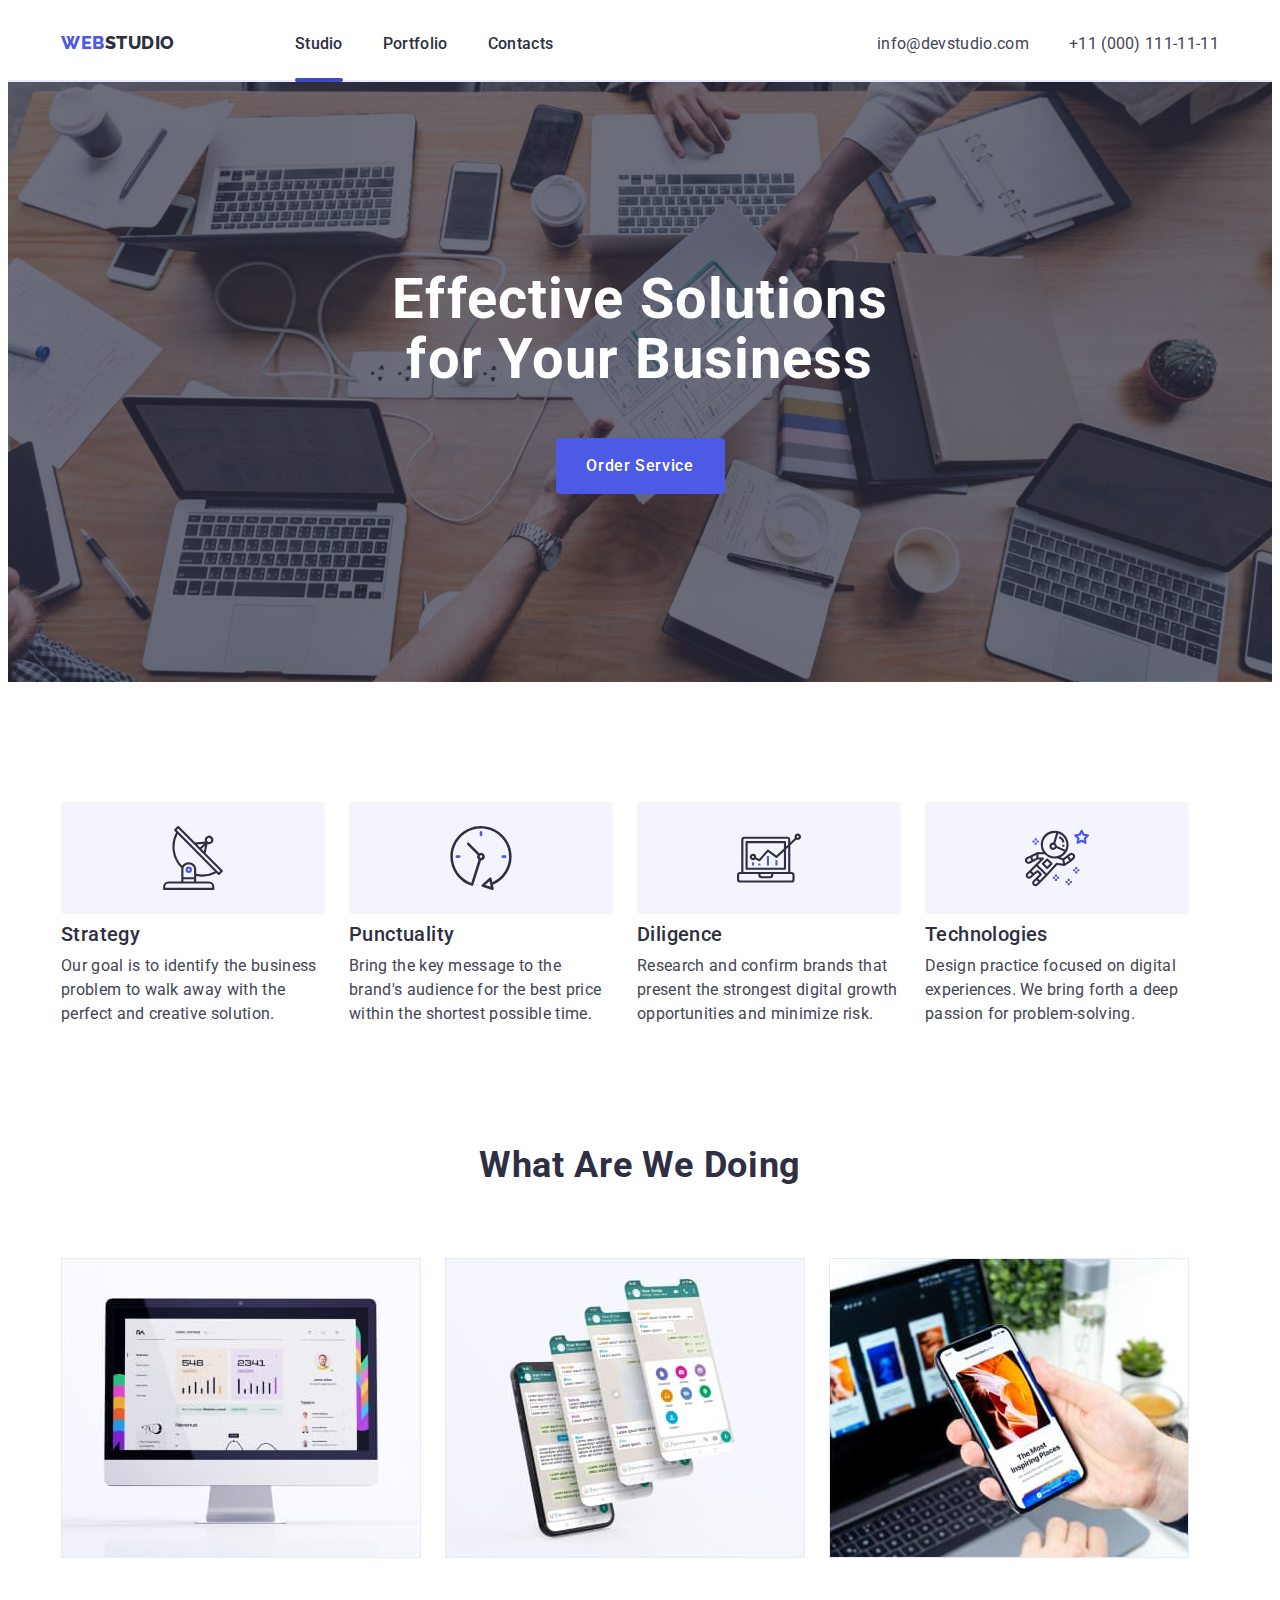
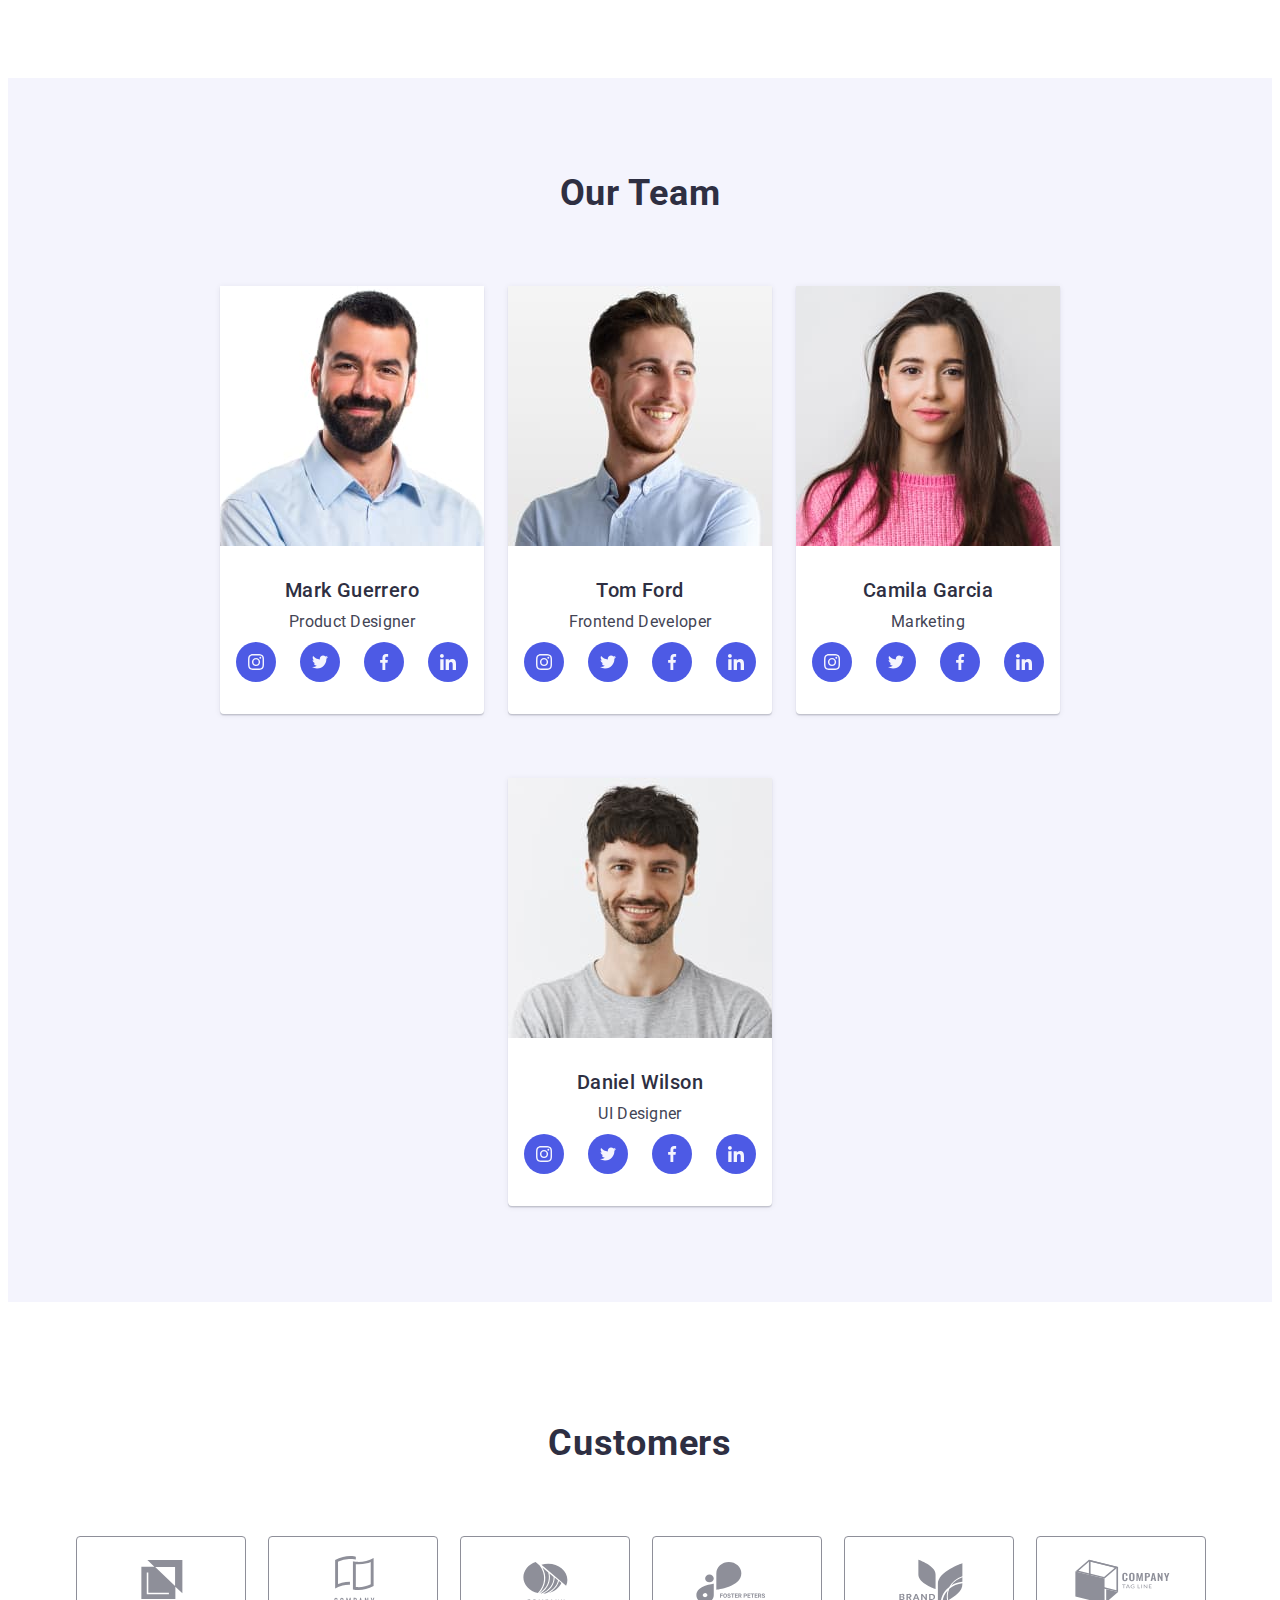
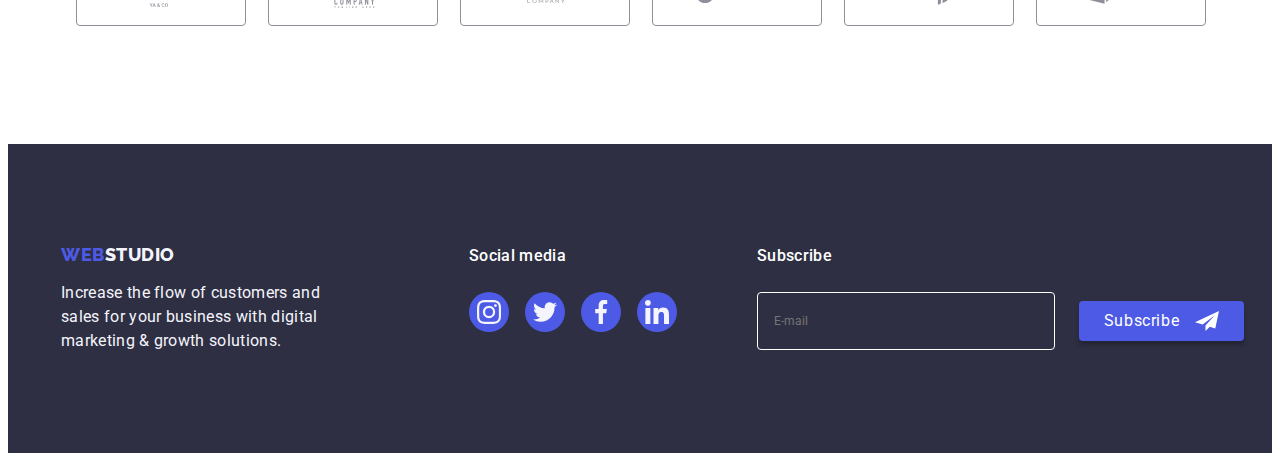
<file: index.html>
<!DOCTYPE html>
<html lang="en">

<head>
    <meta charset="UTF-8">
    <meta name="viewport" content="width=device-width, initial-scale=1.0">
    <title>WebStudio</title>
    <link
        href="https://fonts.googleapis.com/css2?family=Raleway:wght@800&family=Roboto:wght@400;500;700;900&display=swap"
        rel="stylesheet">
    <link rel="stylesheet" href="https://cdnjs.cloudflare.com/ajax/libs/modern-normalize/1.1.0/modern-normalize.min.css"
        integrity="sha512-wpPYUAdjBVSE4KJnH1VR1HeZfpl1ub8YT/NKx4PuQ5NmX2tKuGu6U/JRp5y+Y8XG2tV+wKQpNHVUX03MfMFn9Q=="
        crossorigin="anonymous" referrerpolicy="no-referrer" />
    <link rel="stylesheet" href="./css/styles.css">
    <link rel="stylesheet" href="./css/media.css">
</head>

<body>
    <header class="header">
        <div class="container header-container">
            <nav class="header-nav">
                <a class="link header-logo" href="./index.html">WEB<span class="header-logo-studio">STUDIO</span></a>
                <ul class="header-nav-list list">
                    <li class="header-item"><a class="header-nav-link link current" href="./index.html">Studio</a></li>
                    <li class="header-item"><a class="header-nav-link link" href="./portfolio.html">Portfolio</a></li>
                    <li class="header-item"><a class="header-nav-link link">Contacts</a></li>
                </ul>
            </nav>
            <address>
                <ul class="adress-list list">
                    <li class="adress-item"><a href="mailto:info@devstudio.com"
                            class="header-adress-link link">info@devstudio.com</a></li>
                    <li class="adress-item"><a href="tel:+110001111111" class="header-adress-link link">+11 (000)
                            111-11-11</a></li>
                </ul>
            </address>
            <button type="button" class="menu-open-btn" data-menu-open>
                <svg class="menu-open-icon" width="32" height="22">
                    <use href="./images/svg-sprite.svg#icon-hamburger"></use>
                </svg>
            </button>
        </div>
        <div class="mob-menu" data-menu>
            <button type="button" class="menu-close-btn" data-menu-close>
                <svg class="menu-close-icon" width="8" height="8">
                    <use href="./images/svg-sprite.svg#icon-close"></use>
                </svg>
            </button>
            <div class="mob-menu-container">
                <nav class="mob-menu-nav">
                    <ul class="mob-menu-nav-list list">
                        <li class="mob-menu-item"><a class="mob-menu-nav-link link current" href="./index.html">Studio</a>
                        </li>
                        <li class="mob-menu-item"><a class="mob-menu-nav-link link" href="./portfolio.html">Portfolio</a>
                        </li>
                        <li class="mob-menu-item"><a class="mob-menu-nav-link link">Contacts</a></li>
                    </ul>
                </nav>
                <address class="mob-menu-adress">
                    <ul class="mob-menu-adress-list list">
                        <li class="mob-menu-adress-item"><a href="tel:+110001111111" class="mob-menu-adress-link link">+11
                                (000)
                                111-11-11</a></li>
                        <li class="mob-menu-email-item"><a href="mailto:info@devstudio.com"
                                class="mob-menu-email-link link">info@devstudio.com</a></li>
                    </ul>
                </address>
                <ul class="mob-menu-icons-list list">
                    <li class="mob-menu-icons-item">
                        <a href="" class="mob-menu-icons-link link">
                            <svg class="mob-menu-icon" width="24" height="24">
                                <use href="./images/svg-sprite.svg#icon-instagram"></use>
                            </svg>
                        </a>
                    </li>
                    <li class="mob-menu-icons-item">
                        <a href="" class="mob-menu-icons-link link">
                            <svg class="mob-menu-icon" width="24" height="24">
                                <use href="./images/svg-sprite.svg#icon-twitter"></use>
                            </svg>
                        </a>
                    </li>
                    <li class="mob-menu-icons-item">
                        <a href="" class="mob-menu-icons-link link">
                            <svg class="mob-menu-icon" width="24" height="24">
                                <use href="./images/svg-sprite.svg#icon-facebook"></use>
                            </svg>
                        </a>
                    </li>
                    <li class="mob-menu-icons-item">
                        <a href="" class="mob-menu-icons-link link">
                            <svg class="mob-menu-icon" width="24" height="24">
                                <use href="./images/svg-sprite.svg#icon-linkedin"></use>
                            </svg>
                        </a>
                    </li>
                </ul>
            </div>
        </div>
    </header>
    <main>
        <section class="hero">
            <div class="hero-container container">
                <h1 class="hero-title">Effective Solutions for Your Business</h1>
                <button class="hero-btn" type="button" data-modal-open>Order Service</button>
            </div>
        </section>
        <section class="goals">
            <div class="container">
                <h2 class="visually-hidden">goals</h2>
                <ul class="goals-list list">
                    <li class="goal-item">
                        <div class="goal-icon-container">
                            <svg height="64" width="64" class="goal-icon">
                                <use href="./images/svg-sprite.svg#icon-antenna"></use>
                            </svg>
                        </div>
                        <h3 class="goal-title">Strategy</h3>
                        <p class="goal-text">Our goal is to identify the business
                            problem to walk away with the perfect and creative solution.</p>
                    </li>
                    <li class="goal-item">
                        <div class="goal-icon-container">
                            <svg height="64" width="64" class="goal-icon">
                                <use href="./images/svg-sprite.svg#icon-clock"></use>
                            </svg>
                        </div>
                        <h3 class="goal-title">Punctuality</h3>
                        <p class="goal-text">Bring the key message to the brand's audience for the best price within the
                            shortest possible time.</p>
                    <li class="goal-item">
                        <div class="goal-icon-container">
                            <svg height="64" width="64" class="goal-icon">
                                <use href="./images/svg-sprite.svg#icon-diagram"></use>
                            </svg>
                        </div>
                        <h3 class="goal-title">Diligence</h3>
                        <p class="goal-text">Research and confirm brands that present the strongest digital growth
                            opportunities and minimize risk.</p>
                    </li>
                    <li class="goal-item">
                        <div class="goal-icon-container">
                            <svg height="64" width="64" class="goal-icon">
                                <use href="./images/svg-sprite.svg#icon-astronaut"></use>
                            </svg>
                        </div>
                        <h3 class="goal-title">Technologies</h3>
                        <p class="goal-text">Design practice focused on digital experiences. We bring forth a deep
                            passion for problem-solving.</p>
                    </li>
                </ul>
            </div>
        </section>
        <section class="about">
            <div class="container">
                <h2 class="about-title">What are we doing</h2>
                <ul class="about-list list">
                    <li class="about-item">
                        <img src="./images/about/about-img1-1x.jpg" alt="computer" width="360"
                        srcset="./images/about/about-img1-1x.jpg 1x, ./images/about/about-img1-2x.jpg 2x, ./images/about/about-img1-3x.jpg 3x"></li>
                    <li class="about-item"><img src="./images/about/about-img2-1x.jpg" alt="phone screen" width="360"
                        srcset="./images/about/about-img2-1x.jpg 1x, ./images/about/about-img2-2x.jpg 2x, ./images/about/about-img2-3x.jpg 3x"></li>
                    <li class="about-item"><img src="./images/about/about-img3-1x.jpg" alt="phone and computer" width="360"
                        srcset="./images/about/about-img3-1x.jpg 1x, ./images/about/about-img3-2x.jpg 2x, ./images/about/about-img3-3x.jpg 3x"></li>
                </ul>
            </div>
        </section>
        <section class="about-team">
            <div class="team-container">
                <h2 class="team-title about-title">Our Team</h2>
                <ul class="team-list list">
                    <li class="team-item">
                        <img class="team-img" src="./images/team/mark.jpg" alt="team-member" width="264"
                            srcset="./images/team/mark.jpg 1x, ./images/team/mark-2x.jpg 2x, ./images/team/mark-3x.jpg 3x">
                        <div class="team-memb-container">
                            <h3 class="team-memb-title">Mark Guerrero</h3>
                            <p class="team-memb-text">Product Designer</p>
                            <ul class="team-icons-list list">
                                <li class="team-icons-item">
                                    <a href="" class="team-icons-link link">
                                        <svg class="team-icon" width="16" height="16">
                                            <use href="./images/svg-sprite.svg#icon-instagram"></use>
                                        </svg>
                                    </a>
                                </li>
                                <li class="team-icons-item">
                                    <a href="" class="team-icons-link link">
                                        <svg class="team-icon" width="16" height="16">
                                            <use href="./images/svg-sprite.svg#icon-twitter"></use>
                                        </svg>
                                    </a>
                                </li>
                                <li class="team-icons-item">
                                    <a href="" class="team-icons-link link">
                                        <svg class="team-icon" width="16" height="16">
                                            <use href="./images/svg-sprite.svg#icon-facebook"></use>
                                        </svg>
                                    </a>
                                </li>
                                <li class="team-icons-item">
                                    <a href="" class="team-icons-link link">
                                        <svg class="team-icon" width="16" height="16">
                                            <use href="./images/svg-sprite.svg#icon-linkedin"></use>
                                        </svg>
                                    </a>
                                </li>
                            </ul>
                        </div>
                    </li>
                    <li class="team-item">
                        <img class="team-img" src="./images/team/tom.jpg" alt="team-member" width="264"
                            srcset="./images/team/tom.jpg 1x, ./images/team/tom-2x.jpg 2x, ./images/team/tom-3x.jpg 3x">
                        <div class="team-memb-container">
                            <h3 class="team-memb-title">Tom Ford</h3>
                            <p class="team-memb-text">Frontend Developer</p>
                            <ul class="team-icons-list list">
                                <li class="team-icons-item">
                                    <a href="" class="team-icons-link link">
                                        <svg class="team-icon" width="16" height="16">
                                            <use href="./images/svg-sprite.svg#icon-instagram"></use>
                                        </svg>
                                    </a>
                                </li>
                                <li class="team-icons-item">
                                    <a href="" class="team-icons-link link">
                                        <svg class="team-icon" width="16" height="16">
                                            <use href="./images/svg-sprite.svg#icon-twitter"></use>
                                        </svg>
                                    </a>
                                </li>
                                <li class="team-icons-item">
                                    <a href="" class="team-icons-link link">
                                        <svg class="team-icon" width="16" height="16">
                                            <use href="./images/svg-sprite.svg#icon-facebook"></use>
                                        </svg>
                                    </a>
                                </li>
                                <li class="team-icons-item">
                                    <a href="" class="team-icons-link link">
                                        <svg class="team-icon" width="16" height="16">
                                            <use href="./images/svg-sprite.svg#icon-linkedin"></use>
                                        </svg>
                                    </a>
                                </li>
                            </ul>
                        </div>
                    </li>
                    <li class="team-item">
                        <img class="team-img" src="./images/team/camila.jpg" alt="team-member" width="264"
                            srcset="./images/team/camila.jpg 1x, ./images/team/camila-2x.jpg 2x, ./images/team/camila-3x.jpg 3x">
                        <div class="team-memb-container">
                            <h3 class="team-memb-title">Camila Garcia</h3>
                            <p class="team-memb-text">Marketing</p>
                            <ul class="team-icons-list list">
                                <li class="team-icons-item">
                                    <a href="" class="team-icons-link link">
                                        <svg class="team-icon" width="16" height="16">
                                            <use href="./images/svg-sprite.svg#icon-instagram"></use>
                                        </svg>
                                    </a>
                                </li>
                                <li class="team-icons-item">
                                    <a href="" class="team-icons-link link">
                                        <svg class="team-icon" width="16" height="16">
                                            <use href="./images/svg-sprite.svg#icon-twitter"></use>
                                        </svg>
                                    </a>
                                </li>
                                <li class="team-icons-item">
                                    <a href="" class="team-icons-link link">
                                        <svg class="team-icon" width="16" height="16">
                                            <use href="./images/svg-sprite.svg#icon-facebook"></use>
                                        </svg>
                                    </a>
                                </li>
                                <li class="team-icons-item">
                                    <a href="" class="team-icons-link link">
                                        <svg class="team-icon" width="16" height="16">
                                            <use href="./images/svg-sprite.svg#icon-linkedin"></use>
                                        </svg>
                                    </a>
                                </li>
                            </ul>
                        </div>
                    </li>
                    <li class="team-item">
                        <img class="team-img" src="./images/team/daniel.jpg" alt="team-member" width="264"
                            srcset="./images/team/daniel.jpg 1x, ./images/team/daniel-2x.jpg 2x, ./images/team/daniel-3x.jpg 3x">
                        <div class="team-memb-container">
                            <h3 class="team-memb-title">Daniel Wilson</h3>
                            <p class="team-memb-text">UI Designer</p>
                            <ul class="team-icons-list list">
                                <li class="team-icons-item">
                                    <a href="" class="team-icons-link link">
                                        <svg class="team-icon" width="16" height="16">
                                            <use href="./images/svg-sprite.svg#icon-instagram"></use>
                                        </svg>
                                    </a>
                                </li>
                                <li class="team-icons-item">
                                    <a href="" class="team-icons-link link">
                                        <svg class="team-icon" width="16" height="16">
                                            <use href="./images/svg-sprite.svg#icon-twitter"></use>
                                        </svg>
                                    </a>
                                </li>
                                <li class="team-icons-item">
                                    <a href="" class="team-icons-link link">
                                        <svg class="team-icon" width="16" height="16">
                                            <use href="./images/svg-sprite.svg#icon-facebook"></use>
                                        </svg>
                                    </a>
                                </li>
                                <li class="team-icons-item">
                                    <a href="" class="team-icons-link link">
                                        <svg class="team-icon" width="16" height="16">
                                            <use href="./images/svg-sprite.svg#icon-linkedin"></use>
                                        </svg>
                                    </a>
                                </li>
                            </ul>
                        </div>
                    </li>
                </ul>
            </div>
        </section>
        <section class="customers">
            <div class="customers-container container">
                <h2 class="customers-title">Customers</h2>
                <ul class="customers-list list">
                    <li class="customers-item">
                        <a href="" class="customers-link link">
                            <svg class="customers-icon" width="104" height="56">
                                <use href="./images/svg-sprite.svg#icon-Logo"></use>
                            </svg>
                        </a>
                    </li>
                    <li class="customers-item">
                        <a href="" class="customers-link link">
                            <svg class="customers-icon" width="104" height="56">
                                <use href="./images/svg-sprite.svg#icon-Logo-1"></use>
                            </svg>
                        </a>
                    </li>
                    <li class="customers-item">
                        <a href="" class="customers-link link">
                            <svg class="customers-icon" width="104" height="56">
                                <use href="./images/svg-sprite.svg#icon-Logo-2"></use>
                            </svg>
                        </a>
                    </li>
                    <li class="customers-item">
                        <a href="" class="customers-link link">
                            <svg class="customers-icon" width="104" height="56">
                                <use href="./images/svg-sprite.svg#icon-Logo-3"></use>
                            </svg>
                        </a>
                    </li>
                    <li class="customers-item">
                        <a href="" class="customers-link link">
                            <svg class="customers-icon" width="104" height="56">
                                <use href="./images/svg-sprite.svg#icon-Logo-4"></use>
                            </svg>
                        </a>
                    </li>
                    <li class="customers-item">
                        <a href="" class="customers-link link">
                            <svg class="customers-icon" width="104" height="56">
                                <use href="./images/svg-sprite.svg#icon-Logo-5"></use>
                            </svg>
                        </a>
                    </li>
                </ul>
            </div>
        </section>
    </main>
    <footer class="footer">
        <div class="footer-container container">
            <div class="footer-logo-container">
                <a class="link header-logo" href="./index.html">WEB<span class="footer-logo-studio">STUDIO</span></a>
                <p class="logo-text">Increase the flow of customers and sales for your business with digital marketing &
                    growth solutions.</p>
            </div>
            <div class="social-media-container">
                <h3 class="social-media-title">Social media</h3>
                <ul class="footer-soc-list list">
                    <li class="footer-soc-item">
                        <a href="" class="footer-soc-link">
                            <svg class="footer-soc-icon" width="24" height="24">
                                <use href="./images/svg-sprite.svg#icon-instagram"></use>
                            </svg>
                        </a>
                    </li>
                    <li class="footer-soc-item">
                        <a href="" class="footer-soc-link">
                            <svg class="footer-soc-icon" width="24" height="24">
                                <use href="./images/svg-sprite.svg#icon-twitter"></use>
                            </svg>
                        </a>
                    </li>
                    <li class="footer-soc-item">
                        <a href="" class="footer-soc-link">
                            <svg class="footer-soc-icon" width="24" height="24">
                                <use href="./images/svg-sprite.svg#icon-facebook"></use>
                            </svg>
                        </a>
                    </li>
                    <li class="footer-soc-item">
                        <a href="" class="footer-soc-link">
                            <svg class="footer-soc-icon" width="24" height="24">
                                <use href="./images/svg-sprite.svg#icon-linkedin"></use>
                            </svg>
                        </a>
                    </li>
                </ul>
            </div>
            <div class="footer-container-subscribe">
                <h3 class="social-media-title">Subscribe</h3>
                <form class="form-subscribe">
                    <input class="input-subscribe" type="email" name="user_subscribe" id="user-subscribe"
                        placeholder="E-mail">
                    <button class="subscribe-btn" type="submit">
                        Subscribe
                        <svg class="subscribe-icon" width="24" height="24">
                            <use href="./images/svg-sprite.svg#icon-subscribe"></use>
                        </svg>
                    </button>
                </form>
            </div>
        </div>
    </footer>
    <div class="backdrop is-hidden" data-modal>
        <div class="modal">
            <button type="button" data-modal-close class="modal-close">
                <svg width="8" height="8" class="modal-close-x">
                    <use href="./images/svg-sprite.svg#icon-close"></use>
                </svg>
            </button>
            <p class="modal-title">Leave your contacts and we will call you back</p>
            <form class="modal-form">
                <div class="modal-field">
                    <label class="field-label" for="name">Name</label>
                    <div class="input-wrap">
                        <input class="field-input" type="name" name="user_name" id="name">
                        <svg class="input-icon" width="14" height="14">
                            <use href="/images/svg-sprite.svg#icon-person"></use>
                        </svg>
                    </div>
                </div>
                <div class="modal-field">
                    <label class="field-label" for="phone">Phone</label>
                    <div class="input-wrap">
                        <input class="field-input" type="tel" name="user_phone" id="phone">
                        <svg class="input-icon" width="14" height="14">
                            <use href="/images/svg-sprite.svg#icon-phone"></use>
                        </svg>
                    </div>
                </div>
                <div class="modal-field">
                    <label class="field-label" for="email">Email</label>
                    <div class="input-wrap">
                        <input class="field-input" type="email" name="user_email" id="email">
                        <svg class="input-icon" width="14" height="14">
                            <use href="/images/svg-sprite.svg#icon-email"></use>
                        </svg>
                    </div>
                </div>
                <div class="modal-field-textarea">
                    <label class="field-label" for="comment">Comment</label>
                    <textarea class="modal-textarea" name="user_comment" id="comment"
                        placeholder="Text input"></textarea>
                </div>
                <div class="modal-field-checkbox">
                    <input class="modal-input-checkbox visually-hidden" type="checkbox" name="user_check"
                        id="privacy-policy">
                    <label class="modal-label-checkbox" for="privacy-policy">
                        <span>
                            <svg class="icon-check" width="10" height="8">
                                <use href="/images/svg-sprite.svg#icon-check"></use>
                            </svg>
                        </span>
                        I accept the terms and conditions of the<a href="" class="privacy-policy">Privacy
                        Policy</a>
                    </label>
                </div>
                <button type="submit" class="modal-btn-send">Send</button>
            </form>
        </div>
    </div>
    <script src="./js/modal.js"></script>
    <script src="./js/mobile-menu.js"></script>
</body>

</html>
</file>
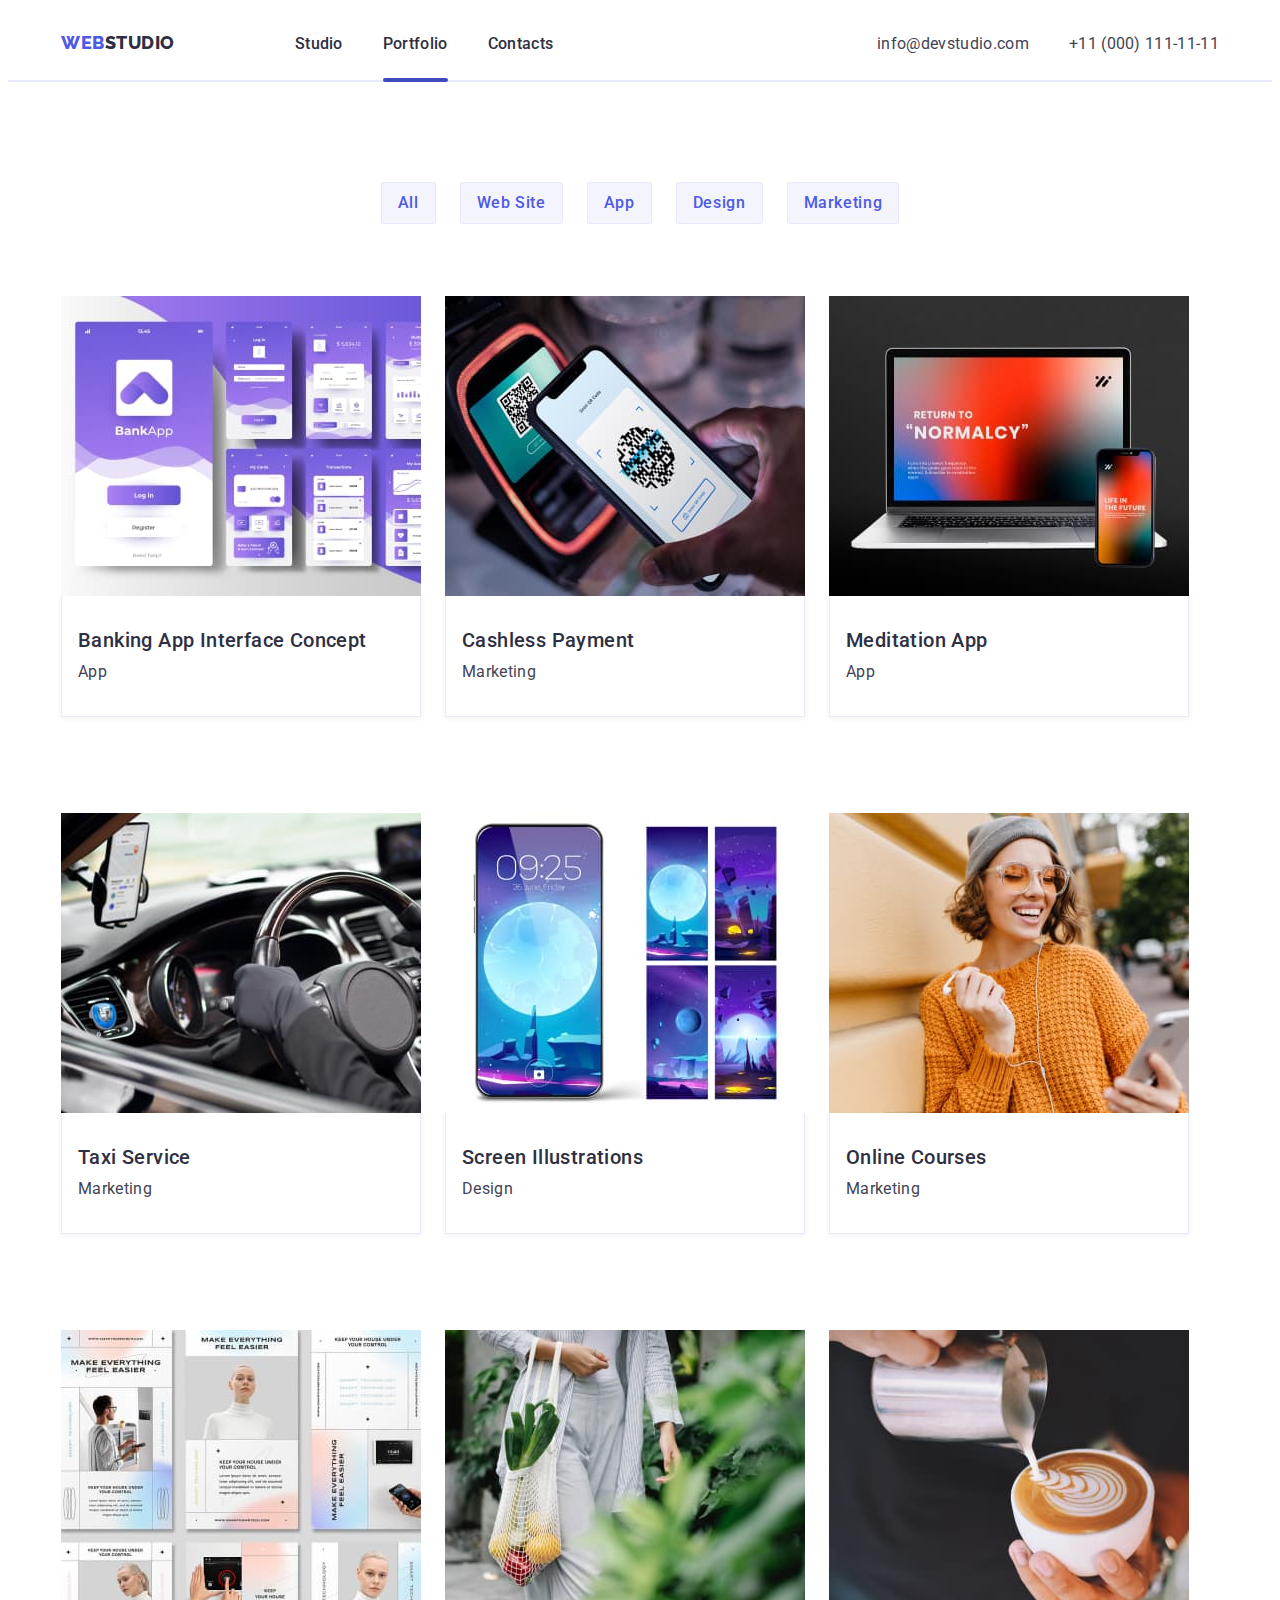
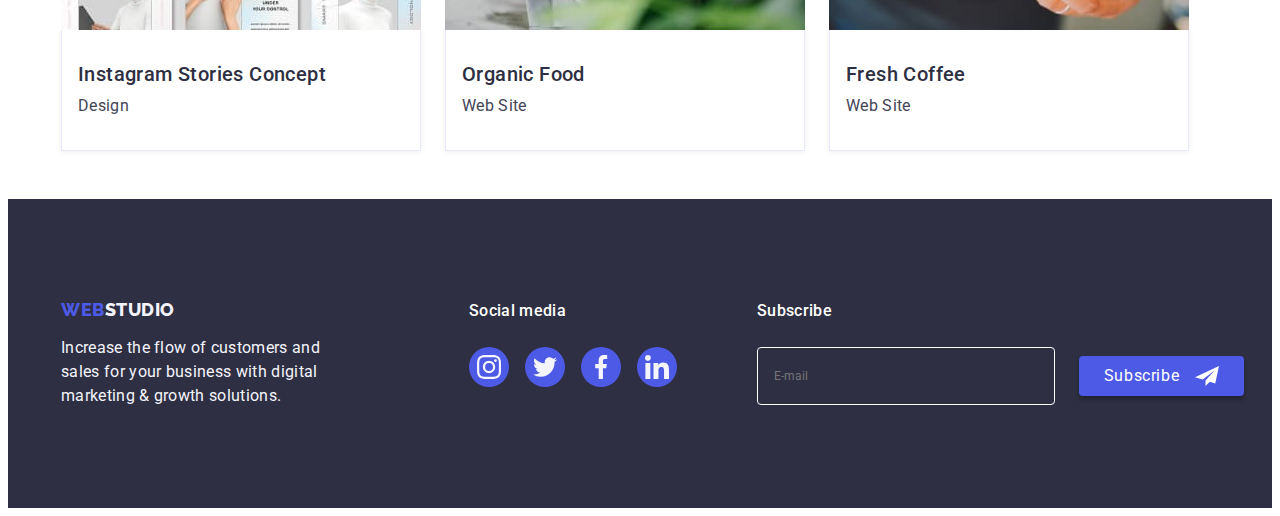
<file: portfolio.html>
<!DOCTYPE html>
<html lang="en">

<head>
    <meta charset="UTF-8">
    <meta http-equiv="X-UA-Compatible" content="IE=edge">
    <meta name="viewport" content="width=device-width, initial-scale=1.0">
    <title>WebStudio</title>
    <link rel="preconnect" href="https://fonts.googleapis.com">
    <link rel="preconnect" href="https://fonts.gstatic.com" crossorigin>
    <link
        href="https://fonts.googleapis.com/css2?family=Raleway:wght@800&family=Roboto:wght@400;500;700;900&display=swap"
        rel="stylesheet">
    <link rel="stylesheet" href="https://cdnjs.cloudflare.com/ajax/libs/modern-normalize/1.1.0/modern-normalize.min.css"
        integrity="sha512-wpPYUAdjBVSE4KJnH1VR1HeZfpl1ub8YT/NKx4PuQ5NmX2tKuGu6U/JRp5y+Y8XG2tV+wKQpNHVUX03MfMFn9Q=="
        crossorigin="anonymous" referrerpolicy="no-referrer" />
    <link rel="stylesheet" href="./css/styles.css">
    <link rel="stylesheet" href="./css/media.css">
</head>

<body>
    <header class="header">
        <div class="container header-container">
            <nav class="header-nav">
                <a class="link header-logo" href="./index.html">WEB<span class="header-logo-studio">STUDIO</span></a>
                <ul class="header-nav-list list">
                    <li class="header-item"><a class="header-nav-link link" href="./index.html">Studio</a></li>
                    <li class="header-item"><a class="header-nav-link link current" href="./portfolio.html">Portfolio</a></li>
                    <li class="header-item"><a class="header-nav-link link">Contacts</a></li>
                </ul>
            </nav>
            <address>
                <ul class="adress-list list">
                    <li class="adress-item"><a href="mailto:info@devstudio.com"
                            class="header-adress-link link">info@devstudio.com</a></li>
                    <li class="adress-item"><a href="tel:+110001111111" class="header-adress-link link">+11 (000)
                            111-11-11</a></li>
                </ul>
            </address>
            <button type="button" class="menu-open-btn" data-menu-open>
                <svg class="menu-open-icon" width="32" height="22">
                    <use href="./images/svg-sprite.svg#icon-hamburger"></use>
                </svg>
            </button>
            </div>
            <div class="mob-menu" data-menu>
                <button type="button" class="menu-close-btn" data-menu-close>
                    <svg class="menu-close-icon" width="8" height="8">
                        <use href="./images/svg-sprite.svg#icon-close"></use>
                    </svg>
                </button>
                <div class="mob-menu-container">
                    <nav class="mob-menu-nav">
                        <ul class="mob-menu-nav-list list">
                            <li class="mob-menu-item"><a class="mob-menu-nav-link link" href="./index.html">Studio</a>
                            </li>
                            <li class="mob-menu-item"><a class="mob-menu-nav-link link current" href="./portfolio.html">Portfolio</a>
                            </li>
                            <li class="mob-menu-item"><a class="mob-menu-nav-link link">Contacts</a></li>
                        </ul>
                    </nav>
                    <address class="mob-menu-adress">
                        <ul class="mob-menu-adress-list list">
                            <li class="mob-menu-adress-item"><a href="tel:+110001111111" class="mob-menu-adress-link link">+11
                                    (000)
                                    111-11-11</a></li>
                            <li class="mob-menu-email-item"><a href="mailto:info@devstudio.com"
                                    class="mob-menu-email-link link">info@devstudio.com</a></li>
                        </ul>
                    </address>
                    <ul class="mob-menu-icons-list list">
                        <li class="mob-menu-icons-item">
                            <a href="" class="mob-menu-icons-link link">
                                <svg class="mob-menu-icon" width="24" height="24">
                                    <use href="./images/svg-sprite.svg#icon-instagram"></use>
                                </svg>
                            </a>
                        </li>
                        <li class="mob-menu-icons-item">
                            <a href="" class="mob-menu-icons-link link">
                                <svg class="mob-menu-icon" width="24" height="24">
                                    <use href="./images/svg-sprite.svg#icon-twitter"></use>
                                </svg>
                            </a>
                        </li>
                        <li class="mob-menu-icons-item">
                            <a href="" class="mob-menu-icons-link link">
                                <svg class="mob-menu-icon" width="24" height="24">
                                    <use href="./images/svg-sprite.svg#icon-facebook"></use>
                                </svg>
                            </a>
                        </li>
                        <li class="mob-menu-icons-item">
                            <a href="" class="mob-menu-icons-link link">
                                <svg class="mob-menu-icon" width="24" height="24">
                                    <use href="./images/svg-sprite.svg#icon-linkedin"></use>
                                </svg>
                            </a>
                        </li>
                    </ul>
                </div>
            </div>
    </header>
    <main>
        <section class="portfolio">
            <div class="portfolio-container container">
                <ul class="portfolio-btn-list list">
                    <li class="portfolio-btn-item"><button class="portfolio-btn" type="button">All</button></li>
                    <li class="portfolio-btn-item"><button class="portfolio-btn" type="button">Web Site</button></li>
                    <li class="portfolio-btn-item"><button class="portfolio-btn" type="button">App</button></li>
                    <li class="portfolio-btn-item"><button class="portfolio-btn" type="button">Design</button></li>
                    <li class="portfolio-btn-item"><button class="portfolio-btn" type="button">Marketing</button></li>
                </ul>
                <ul class="portfolio-list list">
                    <li class="portfolio-item">
                        <a href="" class="portfolio-item-link link">
                            <div class="portfolio-card-wrap">
                                <picture class="portfolio-img">
                                    <source media="(max-width: 767px)" srcset="./images/portfolio/mob-img1-1x.jpg 1x, ./images/portfolio/mob-img1-2x.jpg 2x, ./images/portfolio/mob-img1-3x.jpg 3x">
                                    <source media="(min-width: 768px) and (max-width: 1199px)" srcset="./images/portfolio/tablet-img1-1x.jpg 1x, ./images/portfolio/tablet-img1-2x.jpg 2x, ./images/portfolio/tablet-img1-3x.jpg 3x">
                                    <source media="(min-width: 1200px)" srcset="./images/portfolio/desktop-img1-1x.jpg 1x, ./images/portfolio/desktop-img1-2x.jpg 2x, ./images/portfolio/desktop-img1-3x.jpg 3x">
                                    <img src="./images/portfolio/mob-img1-1x.jpg" alt="App" class="portfolio-img">
                                </picture>
                                <p class="portfolio-cover-text">14 Stylish and User-Friendly App Design Concepts · Task Manager App · Calorie Tracker
                                    App · Exotic Fruit Ecommerce App · Cloud Storage App</p>
                            </div>
                            <div class="portfolio-card">
                                <h2 class="portfolio-card-title">Banking App Interface Concept</h2>
                                <p class="portfolio-card-about">App</p>
                            </div>
                        </a>
                    </li>
                    <li class="portfolio-item">
                        <a href="" class="portfolio-item-link link">
                            <div class="portfolio-card-wrap">
                                <picture class="portfolio-img">
                                    <source media="(max-width: 767px)"
                                        srcset="./images/portfolio/mob-img2-1x.jpg 1x, ./images/portfolio/mob-img2-2x.jpg 2x, ./images/portfolio/mob-img2-3x.jpg 3x">
                                    <source media="(min-width: 768px) and (max-width: 1199px)"
                                        srcset="./images/portfolio/tablet-img2-1x.jpg 1x, ./images/portfolio/tablet-img2-2x.jpg 2x, ./images/portfolio/tablet-img2-3x.jpg 3x">
                                    <source media="(min-width: 1200px)"
                                        srcset="./images/portfolio/desktop-img2-1x.jpg 1x, ./images/portfolio/desktop-img2-2x.jpg 2x, ./images/portfolio/desktop-img2-3x.jpg 3x">
                                    <img src="./images/portfolio/mob-img2-1x.jpg" alt="App" class="portfolio-img">
                                </picture>
                                <p class="portfolio-cover-text">14 Stylish and User-Friendly App Design Concepts · Task Manager App · Calorie Tracker
                                    App · Exotic Fruit Ecommerce App · Cloud Storage App</p>
                            </div>
                            <div class="portfolio-card">
                                <h2 class="portfolio-card-title">Cashless Payment</h2>
                                <p class="portfolio-card-about">Marketing</p>
                            </div>
                        </a>
                    </li>
                    <li class="portfolio-item">
                        <a href="" class="portfolio-item-link link">
                            <div class="portfolio-card-wrap">
                                <picture class="portfolio-img">
                                    <source media="(max-width: 767px)"
                                        srcset="./images/portfolio/mob-img3-1x.jpg 1x, ./images/portfolio/mob-img3-2x.jpg 2x, ./images/portfolio/mob-img3-3x.jpg 3x">
                                    <source media="(min-width: 768px) and (max-width: 1199px)"
                                        srcset="./images/portfolio/tablet-img3-1x.jpg 1x, ./images/portfolio/tablet-img3-2x.jpg 2x, ./images/portfolio/tablet-img3-3x.jpg 3x">
                                    <source media="(min-width: 1200px)"
                                        srcset="./images/portfolio/desktop-img3-1x.jpg 1x, ./images/portfolio/desktop-img3-2x.jpg 2x, ./images/portfolio/desktop-img3-3x.jpg 3x">
                                    <img src="./images/portfolio/mob-img3-1x.jpg" alt="App" class="portfolio-img">
                                </picture>
                                <p class="portfolio-cover-text">14 Stylish and User-Friendly App Design Concepts · Task Manager App · Calorie Tracker
                                    App · Exotic Fruit Ecommerce App · Cloud Storage App</p>
                            </div>
                            <div class="portfolio-card">
                                <h2 class="portfolio-card-title">Meditation App</h2>
                                <p class="portfolio-card-about">App</p>
                            </div>
                        </a>
                    </li>
                    <li class="portfolio-item">
                        <a href="" class="portfolio-item-link link">
                            <div class="portfolio-card-wrap">
                                <picture class="portfolio-img">
                                    <source media="(max-width: 767px)"
                                        srcset="./images/portfolio/mob-img4-1x.jpg 1x, ./images/portfolio/mob-img4-2x.jpg 2x, ./images/portfolio/mob-img4-3x.jpg 3x">
                                    <source media="(min-width: 768px) and (max-width: 1199px)"
                                        srcset="./images/portfolio/tablet-img4-1x.jpg 1x, ./images/portfolio/tablet-img4-2x.jpg 2x, ./images/portfolio/tablet-img4-3x.jpg 3x">
                                    <source media="(min-width: 1200px)"
                                        srcset="./images/portfolio/desktop-img4-1x.jpg 1x, ./images/portfolio/desktop-img4-2x.jpg 2x, ./images/portfolio/desktop-img4-3x.jpg 3x">
                                    <img src="./images/portfolio/mob-img4-1x.jpg" alt="App" class="portfolio-img">
                                </picture>
                                <p class="portfolio-cover-text">14 Stylish and User-Friendly App Design Concepts · Task Manager App · Calorie Tracker
                                    App · Exotic Fruit Ecommerce App · Cloud Storage App</p>
                            </div>
                            <div class="portfolio-card">
                                <h2 class="portfolio-card-title">Taxi Service</h2>
                                <p class="portfolio-card-about">Marketing</p>
                            </div>
                        </a>
                    </li>
                    <li class="portfolio-item">
                        <a href="" class="portfolio-item-link link">
                            <div class="portfolio-card-wrap">
                                <picture class="portfolio-img">
                                    <source media="(max-width: 767px)"
                                        srcset="./images/portfolio/mob-img5-1x.jpg 1x, ./images/portfolio/mob-img5-2x.jpg 2x, ./images/portfolio/mob-img5-3x.jpg 3x">
                                    <source media="(min-width: 768px) and (max-width: 1199px)"
                                        srcset="./images/portfolio/tablet-img5-1x.jpg 1x, ./images/portfolio/tablet-img5-2x.jpg 2x, ./images/portfolio/tablet-img5-3x.jpg 3x">
                                    <source media="(min-width: 1200px)"
                                        srcset="./images/portfolio/desktop-img5-1x.jpg 1x, ./images/portfolio/desktop-img5-2x.jpg 2x, ./images/portfolio/desktop-img5-3x.jpg 3x">
                                    <img src="./images/portfolio/mob-img5-1x.jpg" alt="App" class="portfolio-img">
                                </picture>
                                <p class="portfolio-cover-text">14 Stylish and User-Friendly App Design Concepts · Task Manager App · Calorie Tracker
                                App · Exotic Fruit Ecommerce App · Cloud Storage App</p>
                            </div>
                            <div class="portfolio-card">
                                <h2 class="portfolio-card-title">Screen Illustrations</h2>
                                <p class="portfolio-card-about">Design</p>
                            </div>
                        </a>
                    </li>
                    <li class="portfolio-item">
                        <a href="" class="portfolio-item-link link">
                            <div class="portfolio-card-wrap">
                                <picture class="portfolio-img">
                                    <source media="(max-width: 767px)"
                                        srcset="./images/portfolio/mob-img6-1x.jpg 1x, ./images/portfolio/mob-img6-2x.jpg 2x, ./images/portfolio/mob-img6-3x.jpg 3x">
                                    <source media="(min-width: 768px) and (max-width: 1199px)"
                                        srcset="./images/portfolio/tablet-img6-1x.jpg 1x, ./images/portfolio/tablet-img6-2x.jpg 2x, ./images/portfolio/tablet-img6-3x.jpg 3x">
                                    <source media="(min-width: 1200px)"
                                        srcset="./images/portfolio/desktop-img6-1x.jpg 1x, ./images/portfolio/desktop-img6-2x.jpg 2x, ./images/portfolio/desktop-img6-3x.jpg 3x">
                                    <img src="./images/portfolio/mob-img6-1x.jpg" alt="App" class="portfolio-img">
                                </picture>
                                <p class="portfolio-cover-text">14 Stylish and User-Friendly App Design Concepts · Task Manager App · Calorie Tracker
                                    App · Exotic Fruit Ecommerce App · Cloud Storage App</p>
                            </div>
                            <div class="portfolio-card">
                                <h2 class="portfolio-card-title">Online Courses</h2>
                                <p class="portfolio-card-about">Marketing</p>
                            </div>
                        </a>
                    </li>
                    <li class="portfolio-item">
                        <div href="" class="portfolio-item-link link">
                            <div class="portfolio-card-wrap">
                                <picture class="portfolio-img">
                                    <source media="(max-width: 767px)"
                                        srcset="./images/portfolio/mob-img7-1x.jpg 1x, ./images/portfolio/mob-img7-2x.jpg 2x, ./images/portfolio/mob-img7-3x.jpg 3x">
                                    <source media="(min-width: 768px) and (max-width: 1199px)"
                                        srcset="./images/portfolio/tablet-img7-1x.jpg 1x, ./images/portfolio/tablet-img7-2x.jpg 2x, ./images/portfolio/tablet-img7-3x.jpg 3x">
                                    <source media="(min-width: 1200px)"
                                        srcset="./images/portfolio/desktop-img7-1x.jpg 1x, ./images/portfolio/desktop-img7-2x.jpg 2x, ./images/portfolio/desktop-img7-3x.jpg 3x">
                                    <img src="./images/portfolio/mob-img7-1x.jpg" alt="App" class="portfolio-img">
                                </picture>
                                <p class="portfolio-cover-text">14 Stylish and User-Friendly App Design Concepts · Task Manager App · Calorie Tracker
                                App · Exotic Fruit Ecommerce App · Cloud Storage App</p>
                            </div>
                            <div class="portfolio-card">
                                <h2 class="portfolio-card-title">Instagram Stories Concept</h2>
                                <p class="portfolio-card-about">Design</p>
                            </div>
                        </a>
                    </li>
                    <li class="portfolio-item">
                        <a href="" class="portfolio-item-link link">
                            <div class="portfolio-card-wrap">
                                <picture class="portfolio-img">
                                    <source media="(max-width: 767px)"
                                        srcset="./images/portfolio/mob-img8-1x.jpg 1x, ./images/portfolio/mob-img8-2x.jpg 2x, ./images/portfolio/mob-img8-3x.jpg 3x">
                                    <source media="(min-width: 768px) and (max-width: 1199px)"
                                        srcset="./images/portfolio/tablet-img8-1x.jpg 1x, ./images/portfolio/tablet-img8-2x.jpg 2x, ./images/portfolio/tablet-img8-3x.jpg 3x">
                                    <source media="(min-width: 1200px)"
                                        srcset="./images/portfolio/desktop-img8-1x.jpg 1x, ./images/portfolio/desktop-img8-2x.jpg 2x, ./images/portfolio/desktop-img8-3x.jpg 3x">
                                    <img src="./images/portfolio/mob-img8-1x.jpg" alt="App" class="portfolio-img">
                                </picture>
                                <p class="portfolio-cover-text">14 Stylish and User-Friendly App Design Concepts · Task Manager App · Calorie Tracker
                                App · Exotic Fruit Ecommerce App · Cloud Storage App</p>
                            </div>
                            <div class="portfolio-card">
                                <h2 class="portfolio-card-title">Organic Food</h2>
                                <p class="portfolio-card-about">Web Site</p>
                            </div>
                        </a>
                    </li>
                    <li class="portfolio-item">
                        <a href="" class="portfolio-item-link link">
                                <div class="portfolio-card-wrap">
                                    <picture class="portfolio-img">
                                        <source media="(max-width: 767px)"
                                            srcset="./images/portfolio/mob-img9-1x.jpg 1x, ./images/portfolio/mob-img9-2x.jpg 2x, ./images/portfolio/mob-img9-3x.jpg 3x">
                                        <source media="(min-width: 768px) and (max-width: 1199px)"
                                            srcset="./images/portfolio/tablet-img9-1x.jpg 1x, ./images/portfolio/tablet-img9-2x.jpg 2x, ./images/portfolio/tablet-img9-3x.jpg 3x">
                                        <source media="(min-width: 1200px)"
                                            srcset="./images/portfolio/desktop-img9-1x.jpg 1x, ./images/portfolio/desktop-img9-2x.jpg 2x, ./images/portfolio/desktop-img9-3x.jpg 3x">
                                        <img src="./images/portfolio/mob-img9-1x.jpg" alt="App" class="portfolio-img">
                                    </picture>
                                <p class="portfolio-cover-text">14 Stylish and User-Friendly App Design Concepts · Task Manager App · Calorie Tracker
                                    App · Exotic Fruit Ecommerce App · Cloud Storage App</p>
                                </div>
                            <div class="portfolio-card">
                                <h2 class="portfolio-card-title">Fresh Coffee</h2>
                                <p class="portfolio-card-about">Web Site</p>
                            </div>
                        </a>
                    </li>
                </ul>
            </div>
        </section>
    </main>
    <footer class="footer">
        <div class="footer-container container">
            <div class="footer-logo-container">
                <a class="link header-logo" href="./index.html">WEB<span class="footer-logo-studio">STUDIO</span></a>
                <p class="logo-text">Increase the flow of customers and sales for your business with digital marketing &
                    growth solutions.</p>
            </div>
            <div class="social-media-container">
                <h3 class="social-media-title">Social media</h3>
                <ul class="footer-soc-list list">
                    <li class="footer-soc-item">
                        <a href="" class="footer-soc-link">
                            <svg class="footer-soc-icon" width="24" height="24">
                                <use href="./images/svg-sprite.svg#icon-instagram"></use>
                            </svg>
                        </a>
                    </li>
                    <li class="footer-soc-item">
                        <a href="" class="footer-soc-link">
                            <svg class="footer-soc-icon" width="24" height="24">
                                <use href="./images/svg-sprite.svg#icon-twitter"></use>
                            </svg>
                        </a>
                    </li>
                    <li class="footer-soc-item">
                        <a href="" class="footer-soc-link">
                            <svg class="footer-soc-icon" width="24" height="24">
                                <use href="./images/svg-sprite.svg#icon-facebook"></use>
                            </svg>
                        </a>
                    </li>
                    <li class="footer-soc-item">
                        <a href="" class="footer-soc-link">
                            <svg class="footer-soc-icon" width="24" height="24">
                                <use href="./images/svg-sprite.svg#icon-linkedin"></use>
                            </svg>
                        </a>
                    </li>
                </ul>
            </div>
            <div class="footer-container-subscribe">
                <h3 class="social-media-title">Subscribe</h3>
                <form class="form-subscribe">
                    <input class="input-subscribe" type="email" name="user_subscribe" id="user-subscribe"
                        placeholder="E-mail">
                    <button class="subscribe-btn" type="submit">
                        Subscribe
                        <svg class="subscribe-icon" width="24" height="24">
                            <use href="./images/svg-sprite.svg#icon-subscribe"></use>
                        </svg>
                    </button>
                </form>
            </div>
        </div>
    </footer>
    <script src="./js/mobile-menu.js"></script>
</body>

</html>
</file>
<file: css/styles.css>
:root { 
    --iris: #4D5AE5;
    --ocean: #404BBF;
    --navy-blue: #2E2F42; 
    --navy-blue-40: #2E2F4266;
    --green: #31D0AA;
    --slate: #434455; 
    --light-slate: #8E8F99; 
    --cornflower: #E7E9FC; 
    --cloud: #F4F4FD;
    --white: #FFFFFF; 
    --dairy: #FCFCFC; 
    --slate: #434455; 
    --animation: 250ms cubic-bezier(0.4, 0, 0.2, 1);
    --shadow-on-box: 0 4px 4px 0 rgba(0, 0, 0, 0.25); 
    --portfolio-item-shadow: 0 1px 6px 0 rgba(46, 47, 66, 0.08);
}



body {
    font-family: 'Roboto', sans-serif;
    color: var(--slate)
}

img {
    display: block;
    max-width: 100%;
    height: auto;
}

p,
h1,
h2,
h3,
h4,
h5,
h6 {
    margin: 0;
}

ul {
    padding-left: 0;
    margin: 0;
}

button {
    cursor: pointer;
}

address {
    font-style: normal;
}

.link {
    text-decoration: none;
}

.list {
    list-style: none;
}

.container {
    width: 100%;
    padding-left: 15px;
    padding-right: 15px;
    margin: 0 auto; 
}

.visually-hidden {
    position: absolute;
    width: 1px;
    height: 1px;
    margin: -1px;
    border: 0;
    padding: 0;
    white-space: nowrap;
    clip-path: inset(100%);
    clip: rect(0 0 0 0);
    overflow: hidden;
}

/**---------HEADER---------*/

.header {
    border-bottom: 2px solid var(--cornflower);
}

.header-container {
    display: flex;
    padding: 24px 16px;
    justify-content: space-between;
}

.header-logo {
    font-family: 'Raleway', sans-serif;
    font-weight: 800;
    font-size: 18px;
    line-height: 1.17;
    letter-spacing: 0.03em;
    text-transform: uppercase;
    color: var(--iris);
}

.header-logo-studio {
    color: var(--navy-blue);
}

.header-nav-list, .adress-list {
    display: none;
}

.menu-open-btn {
    border: none;
    background-color: transparent;
    width: 32px;
    height: 22px;
}

.menu-open-icon {
    stroke: var(--navy-blue);
}

.mob-menu {
    position: fixed;
    top: 0;
    padding: 80px 35px 40px 40px;
    z-index: 1;
    width: 100%;
    height: 100%;
    background-color: var(--white);
    opacity: 0;
    visibility: hidden;
    pointer-events: none;
    transition: opacity var(--animation);
}

.mob-menu.is-open {
    opacity: 1;
    visibility: visible;
    pointer-events: auto;
}

.menu-close-btn {
    position: absolute;
    top: 0;
    right: 0;
    margin-top: 24px;
    margin-right: 24px;
    background-color: transparent;
    display: block;
    width: 24px;
    height: 24px;
    margin-left: auto;
    margin-bottom: 32px;
    display: flex;
    justify-content: center;
    align-items: center;
    border-radius: 50%;
    border: 2px solid var(--cornflower);
}

.menu-close-icon {
    fill: var(--navy-blue);
}

.mob-menu-container {
    height: 100%;
    margin-left: auto;
    margin-right: auto;
    display: flex;
    flex-direction: column;
}

.mob-menu-nav {
    margin-bottom: auto;
}

.mob-menu-nav-list {

}

.mob-menu-item:not(:last-child) {
    margin-bottom: 40px;
}

.mob-menu-nav-link {
    font-weight: 700;
    font-size: 36px;
    line-height: 1.1;
    letter-spacing: 0.02em;
    color: var(--navy-blue);
}

.current {
    color: var(--ocean);
}

.mob-menu-adress {
    margin-bottom: 48px;
}

.mob-menu-adress-list {}

.mob-menu-adress-item:not(:last-child) {
    margin-bottom: 40px;
}

.mob-menu-adress-link {
    font-weight: 700;
    font-size: 36px;
    line-height: 1.1;
    letter-spacing: 0.02em;
    color: var(--iris);
    margin-bottom: 40px;
}

.mob-menu-email-link {
    font-weight: 500;
    font-size: 20px;
    line-height: 1.2;
    letter-spacing: 0.02em;
    color: var(--slate);
}

.mob-menu-icons-list {
    display: flex;
    justify-content: space-between;
}

.mob-menu-icons-item {
    width: 40px;
    height: 40px;
}

.mob-menu-icons-link {
    width: 100%;
    height: 100%;
    border-radius: 50%;
    background-color: var(--iris);
    display: flex;
    align-items: center;
    justify-content: center;

    transition: background-color var(--animation);
}

.mob-menu-icons-link:hover,
.mob-menu-icons-link:focus {
    background-color: var(--ocean);
}

.mob-menu-icon {}

/**---------HERO---------*/

.hero{ 
    background-color: var(--navy-blue);
    background-image: linear-gradient(rgba(46, 47, 66, 0.7),
            rgba(46, 47, 66, 0.7)),
        url(/images/hero/people-office-mob-1x.jpg);
    background-repeat: no-repeat;
    background-position: center;
    background-size: cover;
    padding-top: 112px;
    padding-bottom: 112px;
    max-width: 1440px;
    margin: 0 auto;
}

.hero-container {
    display: flex;
    flex-direction: column;
    align-items: center;
}

.hero-title {
    font-size: 36px;
    font-weight: 700px;
    line-height: 1.07;
    text-align: center;
    letter-spacing: 0.02em;
    color: var(--white);
    width: 320px;
    margin-bottom: 72px;
}

.hero-btn {
    font-family: inherit;
    font-weight: 500;
    font-size: 16px;
    line-height: 1.5;
    letter-spacing: 0.04em;
    color: var(--white);
    background-color: var(--iris);
    width: 169px;
    height: 56px;
    border-radius: 4px;
    border: none;

    transition: background-color var(--animation);
}

.hero-btn:hover,
.hero-btn:focus {
    background-color: var(--ocean);
}

/*** GOALS ***/

.goals {
    padding-top: 96px;
    padding-bottom: 96px;
}

.goals-list {
    display: flex;
    flex-wrap: wrap;
    gap: 72px;
}

.goal-icon-container {
    display: none;
}

.goal-title {
    font-weight: 700;
    font-size: 36px;
    line-height: 1.1;
    letter-spacing: 0.02em;
    color: var(--navy-blue);
    margin-bottom: 8px;
    text-align: center;
}

.goal-text {
    font-size: 16px;
    font-weight: 500;
    line-height: 1.5;
    letter-spacing: 0.02em;
    color: var(--slate);
}

/*** ABOUT ***/

.about {
    display: none;
}

/*** TEAM ***/

.about-team{
    background-color: var(--cloud);
    padding: 82px 96px;
}

.team-title{
    margin-bottom: 72px;
    text-align: center;
    font-weight: 700;
    font-size: 36px;
    line-height: 1.1;
    letter-spacing: 0.02em;
}

.team-list {
    display: flex;
    flex-wrap: wrap;
    gap: 24px;
    justify-content: center;
}

.team-item {
    width: 264px;
    background-color: var(--white);
    border-radius: 0px 0px 4px 4px;
    box-shadow: 0px 1px 6px rgba(46, 47, 66, 0.08), 0px 1px 1px rgba(46, 47, 66, 0.16), 0px 2px 1px rgba(46, 47, 66, 0.08);
}

.team-memb-container {
    padding: 32px 16px;
}

.team-memb-title {
    font-weight: 500;
    font-size: 20px;
    line-height: 1.2;
    text-align: center;
    letter-spacing: 0.02em;
    color: var(--navy-blue);
    margin-bottom: 8px;
}

.team-memb-text {
    font-size: 16px;
    line-height: 1.5;
    text-align: center;
    letter-spacing: 0.02em;
    color: var(--slate);
}

.team-icons-list {
    display: flex;
    justify-content: center;
    gap: 24px;
    margin-top: 8px;
}

.team-icons-item {
    width: 40px;
    height: 40px;
}

.team-icons-link {
    width: 100%;
    height: 100%;
    border-radius: 50%;
    background-color: var(--iris);
    display: flex;
    align-items: center;
    justify-content: center;

    transition: background-color var(--animation);
}

.team-icons-link:hover,
.team-icons-link:focus {
    background-color: var(--ocean);
}

/*** CUSTOMERS ***/


.customers-container {
    padding-top: 96px;
    padding-bottom: 96px;
}

.customers-title {
    font-size: 36px;
    font-weight: 700;
    line-height: 1.1.;
    letter-spacing: 0.02em;
    text-align: center;
    color: var(--navy-blue);
    margin-bottom: 72px;
}

.customers-list {
    display: flex;
    flex-wrap: wrap;
    column-gap: 16px;
    row-gap: 72px; 
    justify-content: center;
}

.customers-item {
    width: 190px;
    height: 88px;
}

.customers-link {
    width: 100%;
    height: 100%;
    border: 1px solid var(--light-slate);
    border-radius: 4px;
    color: var(--light-slate);
    display: flex;
    justify-content: center;
    align-items: center;

    transition: border var(--animation),
    color var(--animation);
}

.customers-link:hover,
.customers-link:focus {
    border: 1px solid var(--ocean);
    color: var(--ocean);
}

/*** FOOTER ***/

.footer {
    background-color: var(--navy-blue);
    padding-top: 96px;
    padding-bottom: 96px;
}

.footer-container,
.footer-logo-container,
.social-media-container {
    display: flex;
    flex-direction: column;
    align-items: center;
}

.footer-logo-container {
    margin-bottom: 72px;
}

.footer-logo-studio {
    color: var(--cloud);
}

.logo-text {
    font-size: 16px;
    color: var(--cloud);
    line-height: 1.5;
    letter-spacing: 0.02em; 
    margin-top: 16px;
    width: 264px;
}

.social-media-container {
    margin-bottom: 72px;
}

.social-media-title {
    font-weight: 500px;
    font-size: 16px;
    line-height: 1.5;
    letter-spacing: 0.02em;
    color: var(--white);
    margin-bottom: 16px;
}

.footer-soc-list {
    display: flex;
    justify-content: center;
    gap: 16px;
}

.footer-soc-item {
    width: 40px;
    height: 40px;
}

.footer-soc-link {
    width: 100%;
    height: 100%;
    border-radius: 50%;
    background-color: var(--iris);
    display: flex;
    align-items: center;
    justify-content: center;

    transition: background-color var(--animation);
}

.footer-soc-link:hover,
.footer-soc-link:focus {
    background-color: var(--green);
}

.footer-container-subscribe {
    display: flex;
    flex-direction: column;
    align-items: center;
    gap: 16px;
}

.social-media-title {
    font-weight: 500;
    font-size: 16px;
    line-height: 1.5;
    letter-spacing: 0.02em;
    color: var(--white);
}

.form-subscribe {
    display: flex;
    flex-direction: column;
    align-items: center;
}

.input-subscribe {
    width: 100%;
    padding: 8px 16px;
    background-color: transparent;
    outline: none;
    border: 1px solid var(--white);
    border-radius: 4px;
    color: var(--white);
    font-family: inherit;
    font-size: 12px; 
    color: var(--white);
}

.input-subscribe:focus {
    border-color: var(--iris);
}

.subscribe-btn {
    width: 165px;
    height: 40px;
    padding: 8px 24px;
    background-color: var(--iris);
    color: var(--white);
    font-size: 500;
    font-size: 16px;
    font-family: inherit;
    line-height: 1.5;
    letter-spacing: 0.04em;
    display: flex;
    justify-content: center;
    text-align: center;
    gap: 16px;
    border: transparent;
    border-radius: 4px;
    box-shadow: var(--shadow-on-box);
    margin-top: 16px;

    transition: background-color var(--animation);
}

.subscribe-btn:focus,
.subscribe-btn:hover {
    background-color: var(--ocean);
}

.subscribe-icon {
    color: var(--white)
}

/**---------Modal-------*/

.backdrop {
    position: fixed;
    top: 0;
    left: 0;
    width: 100%;
    height: 100%;
    background-color: rgba(46, 47, 66, 0.4);

    transition: opacity var(--animation);
}

.backdrop.is-hidden {
    opacity: 0;
    visibility: hidden;
    pointer-events: none;
}

.backdrop.is-hidden .modal {
    transform: translate(-50%, -50%) scale(0.9);
}

.modal {
    position: absolute;
    top: 50%;
    left: 50%;

    width: 408px;
    min-height: 576px;

    background-color: var(--dairy);
    box-shadow: 0px 1px 1px rgba(0, 0, 0, 0.14), 0px 1px 3px rgba(0, 0, 0, 0.12), 0px 2px 1px rgba(0, 0, 0, 0.2);
    border-radius: 4px;
    padding: 24px;

    transform: translate(-50%, -50%) scale(1);
    transition: transform var(--animation);
}

.modal-close {
    display: block;
    margin-left: auto;
    width: 24px;
    height: 24px;
    border-radius: 50%;
    background-color: var(--cornflower);
    border: 1px solid rgba(0, 0, 0, 0.1);
    display: flex;
    align-items: center;
    justify-content: center;
    fill: var(--navy-blue);

    transition: background-color var(--animation),
        fill var(--animation);
}

.modal-close:hover,
.modal-close:focus {
    background-color: var(--ocean);
    fill: var(--white);
}

.modal-title {
    font-weight: 500;
    font-size: 16px;
    line-height: 1.5;
    letter-spacing: 0.02em;
    text-align: center;
    color: var(--navy-blue);

    margin-top: 24px;
    margin-bottom: 16px;
}

.input-icon {
    position: absolute;
    top: 50%;
    transform: translateY(-50%);
    left: 16px;
    color: var(--navy-blue);

    transition: fill var(--animation);
}

.field-input {
    width: 100%;
    height: 40px;
    padding-left: 38px;
    border: 1px solid var(--navy-blue-40);
    border-radius: 4px;
    font-size: 12px;
    outline: transparent;

    transition: border var(--animation);
}

.field-input:focus+.input-icon {
    fill: var(--iris);
}

.field-input:focus {
    border: 1px solid var(--iris);
}

.input-wrap {
    position: relative;
    margin-top: 4px;
}

.modal-field {
    margin: 0 auto 8px;
}

.field-label {
    font-size: 12px;
    line-height: 1.16;
    letter-spacing: 0.04em;
    color: var(--light-slate);
}

.modal-field-textarea {
    margin: 0 auto 16px;
}

.modal-textarea {
    width: 100%;
    height: 120px;
    resize: none;
    margin-top: 4px;
    border-radius: 4px;
    border: 1px solid var(--navy-blue-40);
    outline: transparent;
    background-color: transparent;
    font-size: 12px;
    font-family: 'Roboto';
    padding: 8px 16px;

    transition: border var(--animation);
}

.modal-textarea:focus {
    border: 1px solid var(--iris);
}

.modal-field-checkbox {
    margin: 0 auto 24px;
}

.modal-input-checkbox {
    margin-bottom: 0;
}

.modal-label-checkbox {
    font-size: 12px;
    line-height: 1.17;
    letter-spacing: 0.04em;
    color: var(--light-slate);
    display: flex;
    align-items: center;
    gap: 5px;
}

.modal-label-checkbox span {
    width: 16px;
    height: 16px;
    border: 1.25px solid var(--navy-blue-40);
    border-radius: 2px;
    display: flex;
    align-items: center;
    justify-content: center;
    color: transparent;

    transition: color var(--animation),
        background-color var(--animation),
        border var(--animation);
}

.modal-input-checkbox:checked+.modal-label-checkbox span {
    color: var(--cloud);
    background-color: var(--ocean);
    border: none;
}

.modal-input-checkbox:focus+.modal-label-checkbox span {
    border-color: var(--ocean);
}

.privacy-policy {
    color: var(--iris);
}

.modal-btn-send {
    display: flex;
    align-items: center;
    justify-content: center;
    margin: auto;
    font-family: inherit;
    font-weight: 500;
    font-size: 16px;
    line-height: 1.5;
    letter-spacing: 0.04em;
    color: var(--white);
    background-color: var(--iris);
    box-shadow: var(--shadow-on-box);
    width: 169px;
    height: 56px;
    border-radius: 4px;
    border: none;

    transition: background-color var(--animation);
}

.modal-btn-send:hover,
.modal-btn-send:focus {
    background-color: var(--ocean);
}

/*** PORTFOLIO ***/

.portfolio {}

.portfolio-container {}

.portfolio-btn-list {
    display: flex;
    flex-wrap: wrap;
    gap: 24px;
    padding: 48px 16px;
}

.portfolio-btn-item {}

.portfolio-btn {
    background-color: var(--cloud);
    color: var(--iris);
    font-family: inherit;
    font-weight: 500;
    font-size: 16px;
    line-height: 1.5;
    letter-spacing: 0.04em;
    border: 1px solid var(--cornflower);
    border-radius: 4%;
    cursor: pointer;
    padding: 8px 16px;
}

.portfolio-btn:hover,
.portfolio-btn:focus {
    color: var(--white);
    background-color: var(--ocean);
    display: block;
    box-shadow: 0px 3px 1px rgba(0, 0, 0, 0.1),
        0px 2px 1px rgba(0, 0, 0, 0.08),
        0px 2px 2px rgba(0, 0, 0, 0.12);
    border: transparent;
    border-radius: 4%;
}

.portfolio-list {    
    display: flex;
    flex-wrap: wrap;
    justify-content: center;
}

.portfolio-item {
    margin-bottom: 48px;
}

.portfolio-item-link {
}

.portfolio-card-wrap {
}

.portfolio-cover-text {
    display: none;
}

.portfolio-card {
    max-width: 396px;
    border: 1px solid var(--cornflower);
    border-top: none;
    padding: 32px 16px; 
    box-shadow: var(--portfolio-item-shadow);
}

.portfolio-card-title {
    font-weight: 500;
    font-size: 20px;
    line-height: 1.2;
    letter-spacing: 0.02em;
    color: var(--navy-blue);
    margin-bottom: 8px;
}

.portfolio-card-about {
    font-size: 16px;
    line-height: 1.5;
    letter-spacing: 0.02em;
    color: var(--slate);
}
</file>
<file: css/media.css>
@media (min-device-pixel-ratio: 2),
(min-resolution: 192dpi),
(min-resolution: 2dppx) {
    .hero {
        background-image: linear-gradient(rgba(46, 47, 66, 0.7),
                rgba(46, 47, 66, 0.7)),
            url(../images/hero/people-office-mob-2x.jpg);
    }
}

@media (min-device-pixel-ratio: 3),
(min-resolution: 288dpi),
(min-resolution: 3dppx) {
    .hero {
        background-image: linear-gradient(rgba(46, 47, 66, 0.7),
                rgba(46, 47, 66, 0.7)),
            url(../images/hero/people-office-mob-3x.jpg);
    }
}

@media screen and (min-width: 320px) {
    .input-subscribe {
        width: 264px;
    }
}

@media screen and (max-width: 427px) {
    .modal {
        width: 308px;
    }
}

@media screen and (min-width: 428px) and (max-width: 767px) {
    .input-subscribe {
        width: 398px;
    }
}

@media screen and (min-width: 768px) {
    .container {
        width: 768px; 
    }

    /**---------HEADER---------*/
    
    .header-nav-list, .adress-list {
        display: block;
    }

    .menu-open-btn {
        display: none;
    }

    .header-container {
        align-items: center;
    }
    
    .header-nav {
        display: flex;
    }

    .header-nav-list {
        display: flex;
        gap: 40px;
        margin-left: 120px;
    }

    .header-nav-link {
        display: block;

        font-weight: 500;
        font-size: 16px;
        line-height: 1.5;
        letter-spacing: 0.02em;
        color: var(--navy-blue);
        cursor: pointer;

        transition: color var(--animation);
    }

    .current {
        position: relative;
    }

    .current.header-nav-link::after {
        content: '';

        display: block;
        position: absolute;
        left: 0px;
        bottom: -32px;

        width: 100%;
        height: 4px;
        background-color: var(--ocean);
        border-radius: 2px;

        transition: opacity var(--animation);
    }

    .header-nav-link:hover,
    .header-nav-link:focus {
        color: var(--ocean);
    }

    .header-adress-link {
        font-style: normal;
        font-weight: 400;
        font-size: 12px;
        line-height: 1.2;
        letter-spacing: 0.04em;
        color: var(--slate);

        transition: color var(--animation);
    }

    .header-adress-link:hover,
    .header-adress-link:focus {
        color: var(--ocean);
    }

    /**---------HERO---------*/

    .hero{
        background-image: linear-gradient(rgba(46, 47, 66, 0.7),    rgba(46, 47, 66, 0.7)),
            url(/images/hero/people-office-tablet-1x.jpg);
    }

    @media (min-device-pixel-ratio: 2),
    (min-resolution: 192dpi),
    (min-resolution: 2dppx) {
        .hero {
            background-image: linear-gradient(rgba(46, 47, 66, 0.7),
                    rgba(46, 47, 66, 0.7)),
                url(../images/hero/people-office-tablet-2x.jpg);
        }
    }

    @media (min-device-pixel-ratio: 3),
    (min-resolution: 288dpi),
    (min-resolution: 3dppx) {
        .hero {
            background-image: linear-gradient(rgba(46, 47, 66, 0.7),
                    rgba(46, 47, 66, 0.7)),
                url(../images/hero/people-office-tablet-3x.jpg);
        }
    }

    .hero-title {
        font-size: 56px;
        width: 496px;
        margin-bottom: 36px;
    }

    /*** GOALS ***/

    .goals-list {
        gap: 24px;
    }

    .goal-item{
        width: calc((100% - 24px) / 2); 
    }

    .goal-item:nth-child(-n+2) {
        margin-bottom: 72px;
    }

    .goal-title {
        text-align: start;
    }

    /*** TEAM ***/

    .about-team {
        padding: 96px 108px;
    }
    .team-list {
        row-gap: 64px;
        column-gap: 24px;
    }

    /*** FOOTER ***/

    .footer-container {
        flex-direction: row;
        flex-wrap: wrap;
        align-items: start;
        max-width: 552px;
        margin: 0 auto; 
    }

    .footer-logo-container {
        margin-right: 24px;
    }

    .social-media-container,
    .footer-logo-container,
    .footer-container-subscribe {
        align-items: start;
    }

    .form-subscribe {
        flex-direction: row;
    }

    .input-subscribe {
        height: 40px;
    }

    .subscribe-btn {
        margin-top: 0;
        margin-left: 24px;
    }

    /*** PORTFOLIO ***/

    .portfolio-btn-list {
        padding-top: 64px;
        padding-bottom: 91px;
        justify-content: center;
    }

    .portfolio-list {
        row-gap: 72px;
        column-gap: 24px; 
        justify-content: start;
    }
}

@media screen and (min-width: 1140px) {
    .container {
        width: 1158px;
        padding-left: 15px;
        padding-right: 15px;
        margin: 0 auto;
    }

    /**---------HEADER---------*/

    .adress-list {
        display: flex;
        gap: 40px;
    }

    .header-adress-link {
        font-size: 16px;
        line-height: 1.5;
        letter-spacing: 0.02em;
    }

    .current.header-nav-link::after {
        bottom: -26px;
    }

    /**---------HERO---------*/

    .hero {
        background-image: linear-gradient(rgba(46, 47, 66, 0.7), rgba(46, 47, 66, 0.7)),
            url(/images/hero/people-office-desc-1x.jpg);
        padding-top: 188px;
        padding-bottom: 188px;
    }

    @media (min-device-pixel-ratio: 2),
    (min-resolution: 192dpi),
    (min-resolution: 2dppx) {
        .hero {
            background-image: linear-gradient(rgba(46, 47, 66, 0.7),
                    rgba(46, 47, 66, 0.7)),
                url(/images/hero/people-office-desc-2x.jpg);
        }
    }

    @media (min-device-pixel-ratio: 3),
    (min-resolution: 288dpi),
    (min-resolution: 3dppx) {
        .hero {
            background-image: linear-gradient(rgba(46, 47, 66, 0.7),
                    rgba(46, 47, 66, 0.7)),
                url(/images/hero/people-office-desc-3x.jpg);
        }
    }

    .hero-title {
        margin-bottom: 48px;
    }

    /*** GOALS ***/

    .goal-icon-container {
        display: flex;
        justify-content: center;
        background-color: var(--cloud);
        border-radius: 4px;
    }

    .goals {
        padding-top: 120px;
        padding-bottom: 120px;
    }

    .goals-list {
        flex-direction: row;
        row-gap: 24px;
    }

    .goal-item {
        width: 264px;
    }

    .goal-item:nth-child(-n+2) {
        margin-bottom: 0;
    }

    .goal-icon {
        margin-top: 24px;
        margin-bottom: 24px;
    }

    .goal-title {
        font-weight: 500;
        font-size: 20px;
        line-height: 1.2;
        margin-top: 8px;
    }

    .goal-text {
        font-weight: 400;
    }

    /*** ABOUT ***/

    .about {
        display: block;
        padding-bottom: 120px;
    }

    .about-list {
        display: flex;
        flex-direction: row;
        gap: 24px;
    }

    .about-title {
        font-size: 36px;
        line-height: 1.11;
        text-align: center;
        letter-spacing: 0.02em;
        text-transform: capitalize;
        color: var(--navy-blue);
        margin-bottom: 72px;
    }

    /*** TEAM ***/
    
    .team-item:hover, 
    .team-item:focus {
        box-shadow: var(--shadow-on-box), 0 1px 6px 0 rgba(46, 47, 66, 0.08), 0 1px 1px 0 rgba(46, 47, 66, 0.16), 0 2px 1px 0 rgba(46, 47, 66, 0.08); 
    }

    /*** CUSTOMERS ***/

    .customers-container {
        padding-top: 120px;
        padding-bottom: 120px;
    }

    .customers-list {
        column-gap: 24px;
    }

    .customers-item {
        width: 168px;
    }

    /*** FOOTER ***/

    .footer {
        padding-top: 100px;
        padding-bottom: 100px;
    }

    .footer-container {
        max-width: 1440px;
        align-items: baseline;
        margin-left: auto;
        margin-right: auto;
        flex-wrap: nowrap;
    }

    .social-media-container,
    .footer-logo-container {
        margin-bottom: 0;
    }

    .social-media-container {
        margin-left: 120px;
        margin-right: 80px;
    }

    .footer-container-subscribe {
        gap: 0; 
    }
    
    .social-media-title {
        margin-bottom: 24px;
    }

    /*** PORTFOLIO ***/

    .portfolio-btn-list {
        padding-top: 100px;
        padding-bottom: 72px;
    }

    .portfolio-list {
        row-gap: 48px;
    }

    .portfolio-card-wrap {
        position: relative;
        overflow: hidden;
    }

    .portfolio-cover-text {
        display: block;
        position: absolute;

        top: 0;
        left: 0;
        width: 100%;
        height: 100%;
        padding: 40px 32px;

        background-color: var(--iris);
        color: var(--cloud);
        font-weight: 400;
        letter-spacing: 0.02em;
        font-size: 16px;
        line-height: 1.5;

        transform: translateY(100%);
        transition: transform var(--animation);
    }

    .portfolio-item:hover .portfolio-cover-text,
    .portfolio-item:focus .portfolio-cover-text {
        transform: translateY(0);
    }

    .portfolio-item-link {
        display: block;
        transition: box-shadow var(--animation);
    }

    .portfolio-item-link:hover,
    .portfolio-item-link:focus {
        box-shadow: 0px 1px 6px rgba(46, 47, 66, 0.08),
            0px 1px 1px rgba(46, 47, 66, 0.16),
            0px 2px 1px rgba(46, 47, 66, 0.08);
    }


}
</file>
